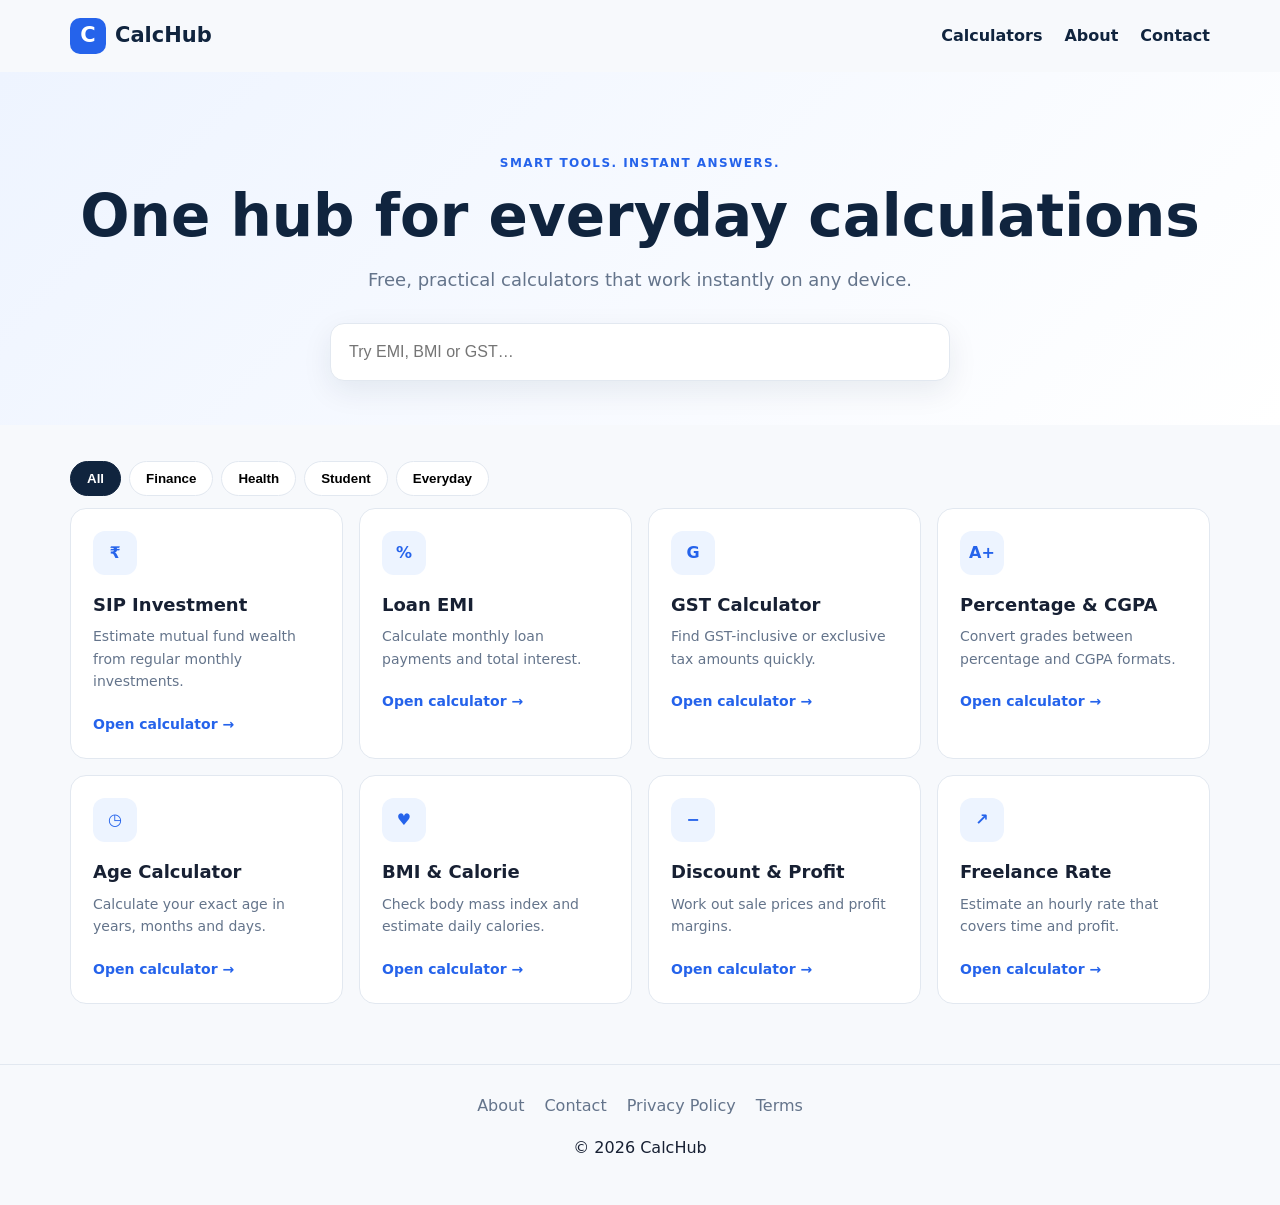
<file: index.html>
<!DOCTYPE html>
<html lang="en"><head><meta charset="UTF-8"><meta name="viewport" content="width=device-width,initial-scale=1"><title>CalcHub — All-in-One Online Calculators</title><meta name="description" content="Free fast calculators for finance, health, study and everyday decisions."><meta property="og:title" content="CalcHub — All-in-One Calculators"><meta property="og:description" content="Simple, accurate calculators for everyday needs."><meta property="og:type" content="website"><link rel="stylesheet" href="assets/calchub.css"></head><body><header class="site-header"><a class="brand" href="index.html"><span class="brand-mark">C</span>CalcHub</a><nav aria-label="Main navigation"><a href="index.html">Calculators</a><a href="about.html">About</a><a href="contact.html">Contact</a></nav></header><main><section class="hero"><p class="eyebrow">Smart tools. Instant answers.</p><h1>One hub for everyday calculations</h1><p>Free, practical calculators that work instantly on any device.</p><label class="search-box"><span>Search calculators</span><input id="calculator-search" type="search" placeholder="Try EMI, BMI or GST…" autocomplete="off"></label></section><section><div class="category-tabs" role="group" aria-label="Filter calculators"><button class="tab active" data-category="All">All</button><button class="tab" data-category="Finance">Finance</button><button class="tab" data-category="Health">Health</button><button class="tab" data-category="Student">Student</button><button class="tab" data-category="Everyday">Everyday</button></div><div class="calculator-grid" id="calculator-grid">
<article class="calculator-card" data-category="Finance" data-name="SIP Investment"><span class="card-icon">₹</span><h2>SIP Investment</h2><p>Estimate mutual fund wealth from regular monthly investments.</p><a href="sip-calculator.html" class="card-link">Open calculator →</a></article>
<article class="calculator-card" data-category="Finance" data-name="Loan EMI"><span class="card-icon">%</span><h2>Loan EMI</h2><p>Calculate monthly loan payments and total interest.</p><a href="emi-calculator.html" class="card-link">Open calculator →</a></article>
<article class="calculator-card" data-category="Finance" data-name="GST"><span class="card-icon">G</span><h2>GST Calculator</h2><p>Find GST-inclusive or exclusive tax amounts quickly.</p><a href="gst-calculator.html" class="card-link">Open calculator →</a></article>
<article class="calculator-card" data-category="Student" data-name="Percentage CGPA"><span class="card-icon">A+</span><h2>Percentage & CGPA</h2><p>Convert grades between percentage and CGPA formats.</p><a href="percentage-calculator.html" class="card-link">Open calculator →</a></article>
<article class="calculator-card" data-category="Everyday" data-name="Age"><span class="card-icon">◷</span><h2>Age Calculator</h2><p>Calculate your exact age in years, months and days.</p><a href="age-calculator.html" class="card-link">Open calculator →</a></article>
<article class="calculator-card" data-category="Health" data-name="BMI Calorie"><span class="card-icon">♥</span><h2>BMI & Calorie</h2><p>Check body mass index and estimate daily calories.</p><a href="bmi-calculator.html" class="card-link">Open calculator →</a></article>
<article class="calculator-card" data-category="Everyday" data-name="Discount Profit Margin"><span class="card-icon">−</span><h2>Discount & Profit</h2><p>Work out sale prices and profit margins.</p><a href="discount-calculator.html" class="card-link">Open calculator →</a></article>
<article class="calculator-card" data-category="Everyday" data-name="Freelance Hourly Rate"><span class="card-icon">↗</span><h2>Freelance Rate</h2><p>Estimate an hourly rate that covers time and profit.</p><a href="freelance-rate-calculator.html" class="card-link">Open calculator →</a></article>
</div></section></main><footer><a href="about.html">About</a><a href="contact.html">Contact</a><a href="privacy-policy.html">Privacy Policy</a><a href="terms.html">Terms</a><p>© 2026 CalcHub</p></footer><script src="assets/calchub.js"></script></body></html>
</file>
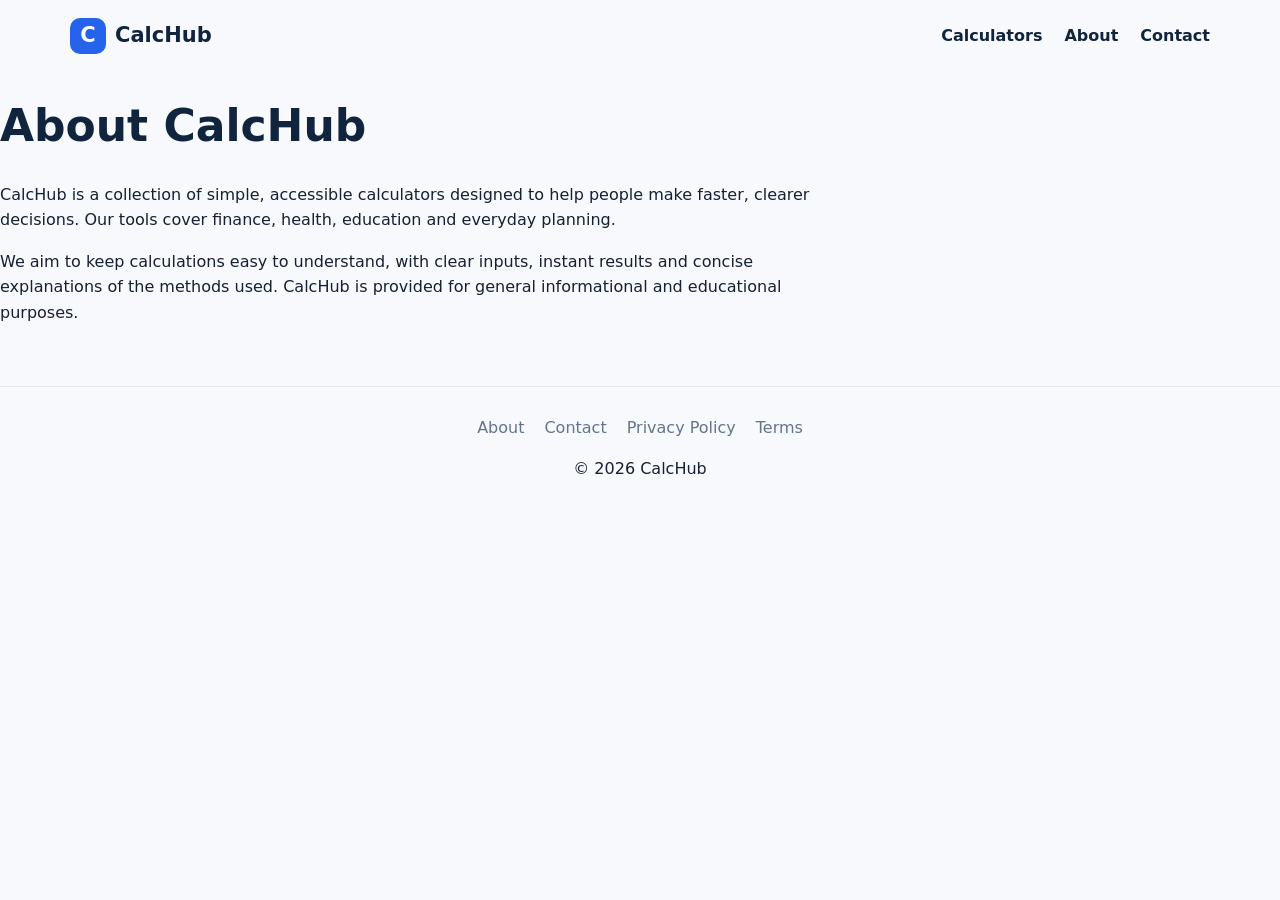
<file: about.html>
<!DOCTYPE html><html lang="en"><head><meta charset="UTF-8"><meta name="viewport" content="width=device-width,initial-scale=1"><title>About CalcHub</title><meta name="description" content="Learn about CalcHub's free, practical online calculators."><meta property="og:title" content="About CalcHub"><meta property="og:type" content="website"><link rel="stylesheet" href="assets/calchub.css"></head><body><header class="site-header"><a class="brand" href="index.html"><span class="brand-mark">C</span>CalcHub</a><nav><a href="index.html">Calculators</a><a href="about.html">About</a><a href="contact.html">Contact</a></nav></header><main class="trust-page"><h1>About CalcHub</h1><p>CalcHub is a collection of simple, accessible calculators designed to help people make faster, clearer decisions. Our tools cover finance, health, education and everyday planning.</p><p>We aim to keep calculations easy to understand, with clear inputs, instant results and concise explanations of the methods used. CalcHub is provided for general informational and educational purposes.</p></main><footer><a href="about.html">About</a><a href="contact.html">Contact</a><a href="privacy-policy.html">Privacy Policy</a><a href="terms.html">Terms</a><p>© 2026 CalcHub</p></footer></body></html>
</file>
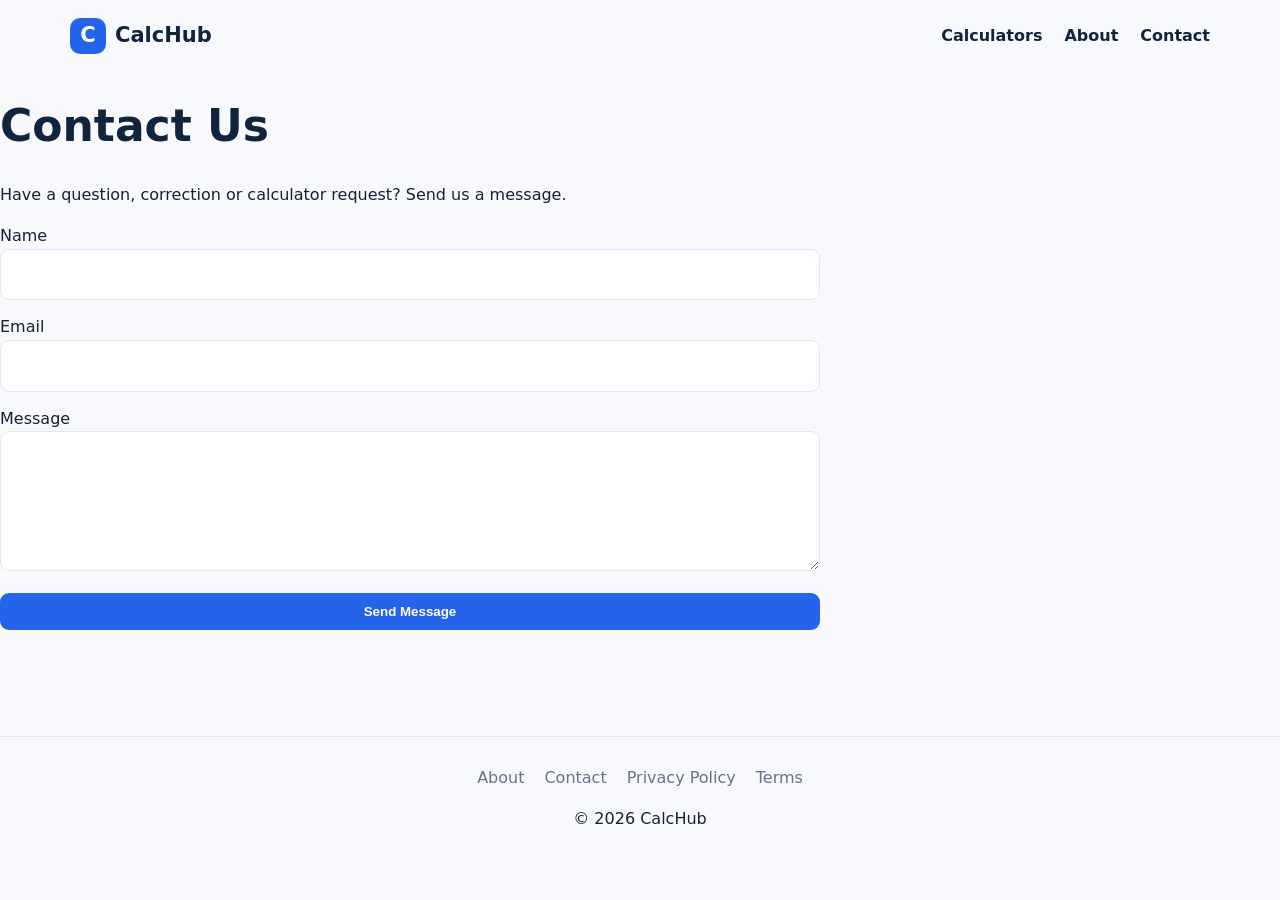
<file: contact.html>
<!DOCTYPE html><html lang="en"><head><meta charset="UTF-8"><meta name="viewport" content="width=device-width,initial-scale=1"><title>Contact CalcHub</title><meta name="description" content="Contact the CalcHub team with questions or feedback."><meta property="og:title" content="Contact CalcHub"><meta property="og:type" content="website"><link rel="stylesheet" href="assets/calchub.css"></head><body><header class="site-header"><a class="brand" href="index.html"><span class="brand-mark">C</span>CalcHub</a><nav><a href="index.html">Calculators</a><a href="about.html">About</a><a href="contact.html">Contact</a></nav></header><main class="trust-page"><h1>Contact Us</h1><p>Have a question, correction or calculator request? Send us a message.</p><form id="contact-form" class="contact-form"><label>Name<input name="name" required></label><label>Email<input name="email" type="email" required></label><label>Message<textarea name="message" required></textarea></label><button class="btn btn-primary" type="submit">Send Message</button><p id="form-status" role="status"></p></form></main><footer><a href="about.html">About</a><a href="contact.html">Contact</a><a href="privacy-policy.html">Privacy Policy</a><a href="terms.html">Terms</a><p>© 2026 CalcHub</p></footer><script>document.querySelector('#contact-form').addEventListener('submit',e=>{e.preventDefault();document.querySelector('#form-status').textContent='Thank you! Your message is ready to be sent.';e.target.reset()})</script></body></html>
</file>
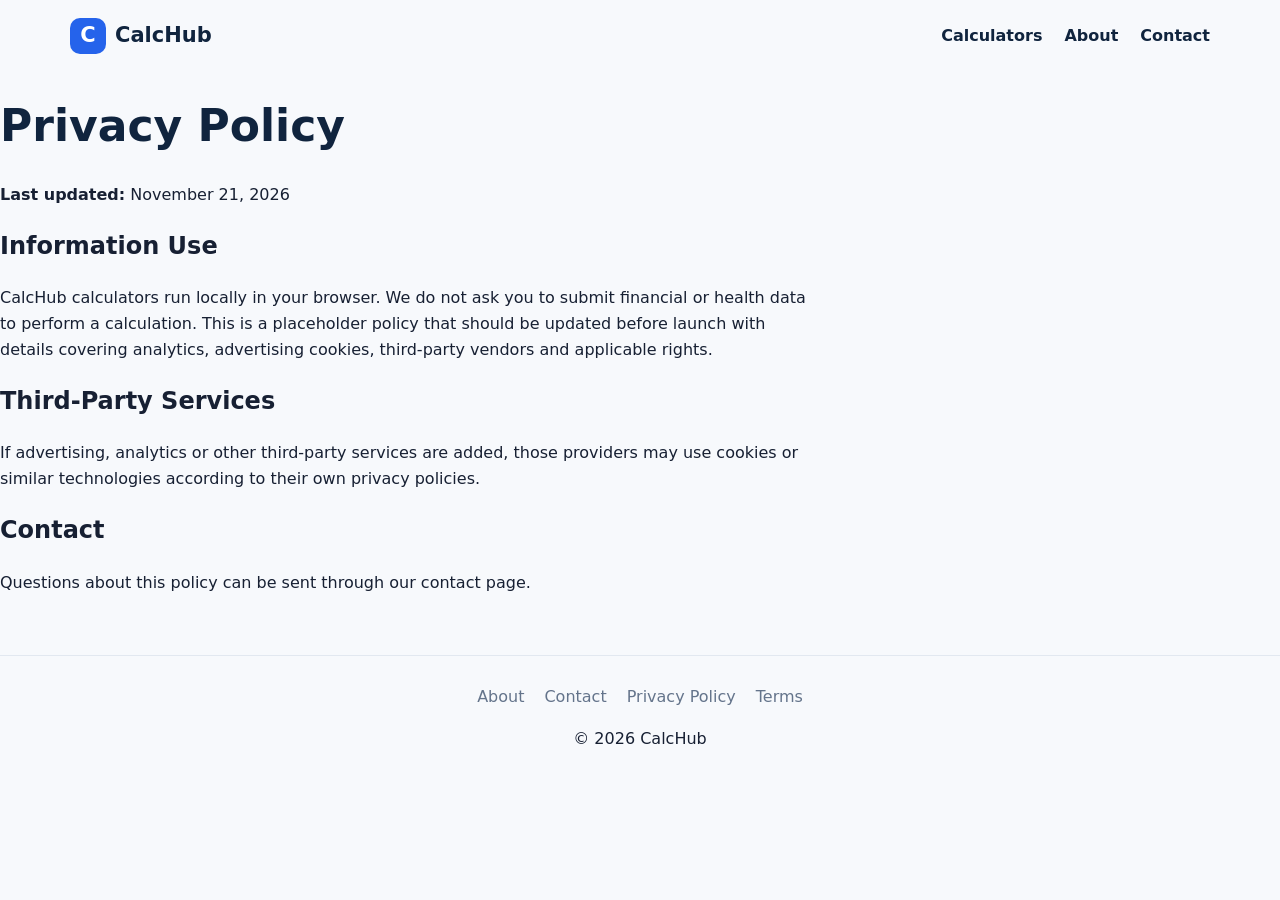
<file: privacy-policy.html>
<!DOCTYPE html><html lang="en"><head><meta charset="UTF-8"><meta name="viewport" content="width=device-width,initial-scale=1"><title>Privacy Policy | CalcHub</title><meta name="description" content="Read the CalcHub privacy policy and data handling placeholder notice."><meta property="og:title" content="Privacy Policy | CalcHub"><meta property="og:type" content="website"><link rel="stylesheet" href="assets/calchub.css"></head><body><header class="site-header"><a class="brand" href="index.html"><span class="brand-mark">C</span>CalcHub</a><nav><a href="index.html">Calculators</a><a href="about.html">About</a><a href="contact.html">Contact</a></nav></header><main class="trust-page"><h1>Privacy Policy</h1><p><strong>Last updated:</strong> November 21, 2026</p><h2>Information Use</h2><p>CalcHub calculators run locally in your browser. We do not ask you to submit financial or health data to perform a calculation. This is a placeholder policy that should be updated before launch with details covering analytics, advertising cookies, third-party vendors and applicable rights.</p><h2>Third-Party Services</h2><p>If advertising, analytics or other third-party services are added, those providers may use cookies or similar technologies according to their own privacy policies.</p><h2>Contact</h2><p>Questions about this policy can be sent through our contact page.</p></main><footer><a href="about.html">About</a><a href="contact.html">Contact</a><a href="privacy-policy.html">Privacy Policy</a><a href="terms.html">Terms</a><p>© 2026 CalcHub</p></footer></body></html>
</file>
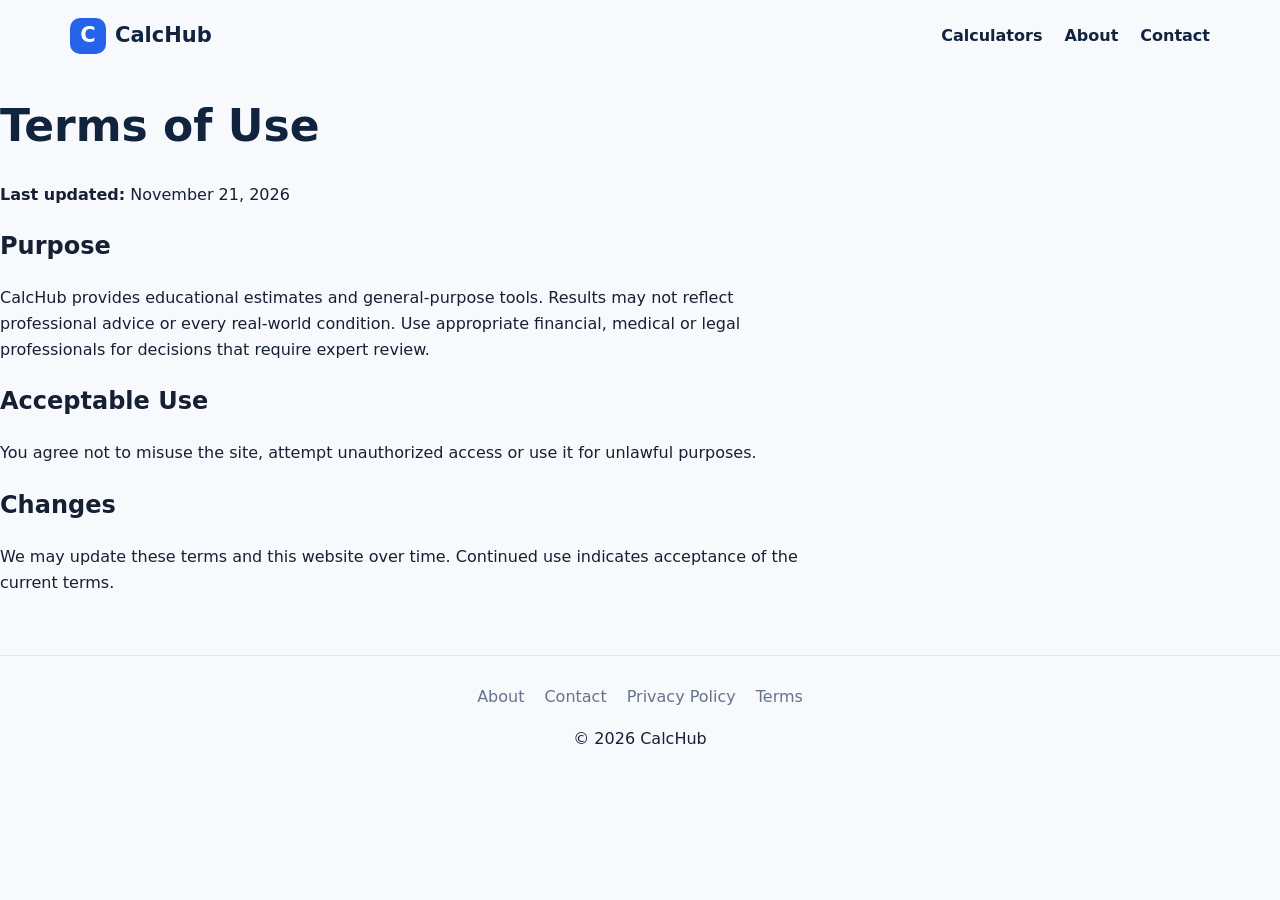
<file: terms.html>
<!DOCTYPE html><html lang="en"><head><meta charset="UTF-8"><meta name="viewport" content="width=device-width,initial-scale=1"><title>Terms of Use | CalcHub</title><meta name="description" content="Read the terms of use for CalcHub calculators and content."><meta property="og:title" content="Terms of Use | CalcHub"><meta property="og:type" content="website"><link rel="stylesheet" href="assets/calchub.css"></head><body><header class="site-header"><a class="brand" href="index.html"><span class="brand-mark">C</span>CalcHub</a><nav><a href="index.html">Calculators</a><a href="about.html">About</a><a href="contact.html">Contact</a></nav></header><main class="trust-page"><h1>Terms of Use</h1><p><strong>Last updated:</strong> November 21, 2026</p><h2>Purpose</h2><p>CalcHub provides educational estimates and general-purpose tools. Results may not reflect professional advice or every real-world condition. Use appropriate financial, medical or legal professionals for decisions that require expert review.</p><h2>Acceptable Use</h2><p>You agree not to misuse the site, attempt unauthorized access or use it for unlawful purposes.</p><h2>Changes</h2><p>We may update these terms and this website over time. Continued use indicates acceptance of the current terms.</p></main><footer><a href="about.html">About</a><a href="contact.html">Contact</a><a href="privacy-policy.html">Privacy Policy</a><a href="terms.html">Terms</a><p>© 2026 CalcHub</p></footer></body></html>
</file>
<file: assets/calchub.css>
:root{--navy:#10243e;--blue:#2563eb;--cyan:#dbeafe;--ink:#172033;--muted:#64748b;--line:#e2e8f0;--surface:#fff;--bg:#f7f9fc}*{box-sizing:border-box}body{margin:0;font-family:system-ui,-apple-system,BlinkMacSystemFont,"Segoe UI",sans-serif;color:var(--ink);background:var(--bg);line-height:1.6}.site-header{height:72px;display:flex;align-items:center;justify-content:space-between;max-width:1180px;margin:auto;padding:0 20px}.site-header nav{display:flex;gap:22px}.site-header nav a,.brand{text-decoration:none;color:var(--navy);font-weight:700}.brand{display:flex;align-items:center;gap:9px;font-size:21px}.brand-mark{display:grid;place-items:center;width:36px;height:36px;border-radius:10px;background:var(--blue);color:white}.hero{text-align:center;padding:70px 20px 44px;background:linear-gradient(135deg,#eef4ff,#fff)}.eyebrow{color:var(--blue);font-weight:800;text-transform:uppercase;font-size:12px;letter-spacing:.12em}.hero h1{font-size:clamp(34px,6vw,58px);line-height:1.08;margin:12px 0;color:var(--navy)}.hero>p:not(.eyebrow){color:var(--muted);font-size:18px}.search-box{display:block;max-width:620px;margin:28px auto 0;text-align:left}.search-box span{position:absolute;clip:rect(0 0 0 0)}.search-box input{width:100%;height:58px;border:1px solid var(--line);border-radius:14px;padding:0 18px;font-size:16px;box-shadow:0 10px 30px rgba(16,36,62,.08)}main section:not(.hero){max-width:1180px;margin:36px auto;padding:0 20px}.category-tabs{display:flex;gap:8px;overflow-x:auto;padding-bottom:12px}.tab{border:1px solid var(--line);background:white;border-radius:999px;padding:9px 16px;font-weight:700;cursor:pointer}.tab.active{background:var(--navy);color:white;border-color:var(--navy)}.calculator-grid,.related-grid{display:grid;grid-template-columns:repeat(4,1fr);gap:16px}.calculator-card{background:white;border:1px solid var(--line);border-radius:16px;padding:22px;min-height:210px}.card-icon{display:grid;place-items:center;width:44px;height:44px;border-radius:12px;background:#edf4ff;color:var(--blue);font-weight:800}.calculator-card h2{font-size:18px;margin:16px 0 6px}.calculator-card p{font-size:14px;color:var(--muted);margin:0 0 18px}.card-link{text-decoration:none;color:var(--blue);font-weight:800;font-size:14px}.calculator-card.hidden{display:none}footer{margin-top:60px;border-top:1px solid var(--line);padding:28px 20px;text-align:center}footer a{color:var(--muted);text-decoration:none;margin:0 10px}.breadcrumbs{max-width:1180px;margin:22px auto 0;padding:0 20px;color:var(--muted);font-size:14px}.breadcrumbs a{color:var(--blue)}.tool-layout{display:grid;grid-template-columns:minmax(0,1fr) 300px;gap:24px}.tool-main h1,.trust-page h1{color:var(--navy);font-size:clamp(30px,5vw,44px);line-height:1.15}.top-ad,.side-ad{border:1px dashed #cbd5e1;background:#eef2f7;color:#94a3b8;display:grid;place-items:center;text-align:center;font-size:12px;text-transform:uppercase}.top-ad{height:90px;margin-bottom:20px}.side-ad{height:250px;position:sticky;top:20px}.calculator-panel{background:white;border:1px solid var(--line);border-radius:18px;padding:24px}.inputs{display:grid;grid-template-columns:repeat(2,1fr);gap:16px}.field label{display:block;font-size:14px;font-weight:700;margin-bottom:7px}.field input,.field select{width:100%;height:46px;border:1px solid var(--line);border-radius:9px;padding:0 12px;font-size:16px}.actions{display:flex;gap:10px;margin-top:20px}.btn{border:0;border-radius:9px;padding:11px 16px;font-weight:800;cursor:pointer}.btn-primary{background:var(--blue);color:white}.btn-secondary{background:#eef2f7;color:var(--navy)}.result-box{margin-top:20px;border-radius:14px;background:#eef4ff;padding:20px}.result-label{color:var(--muted);font-size:13px}.result-value{font-size:34px;font-weight:850;color:var(--navy)}.breakdown{margin-top:18px}.bar{height:12px;border-radius:999px;background:#dbe7f7;overflow:hidden}.bar-fill{height:100%;background:var(--blue);transition:width .2s}.guide{background:white;border:1px solid var(--line);border-radius:18px;padding:28px;margin-top:24px}.guide h2{color:var(--navy)}details{border-top:1px solid var(--line);padding:12px 0}summary{cursor:pointer;font-weight:800}.trust-page{max-width:820px!important}.contact-form{display:grid;gap:14px}.contact-form input,.contact-form textarea{width:100%;border:1px solid var(--line);border-radius:9px;padding:12px;font:inherit}.contact-form textarea{min-height:140px}@media(max-width:900px){.calculator-grid,.related-grid{grid-template-columns:repeat(2,1fr)}.tool-layout{grid-template-columns:1fr}.side-ad{position:static}}@media(max-width:560px){.site-header nav a:first-child{display:none}.calculator-grid,.related-grid{grid-template-columns:1fr}.inputs{grid-template-columns:1fr}.hero{padding-top:48px}.top-ad{height:70px}}
</file>
